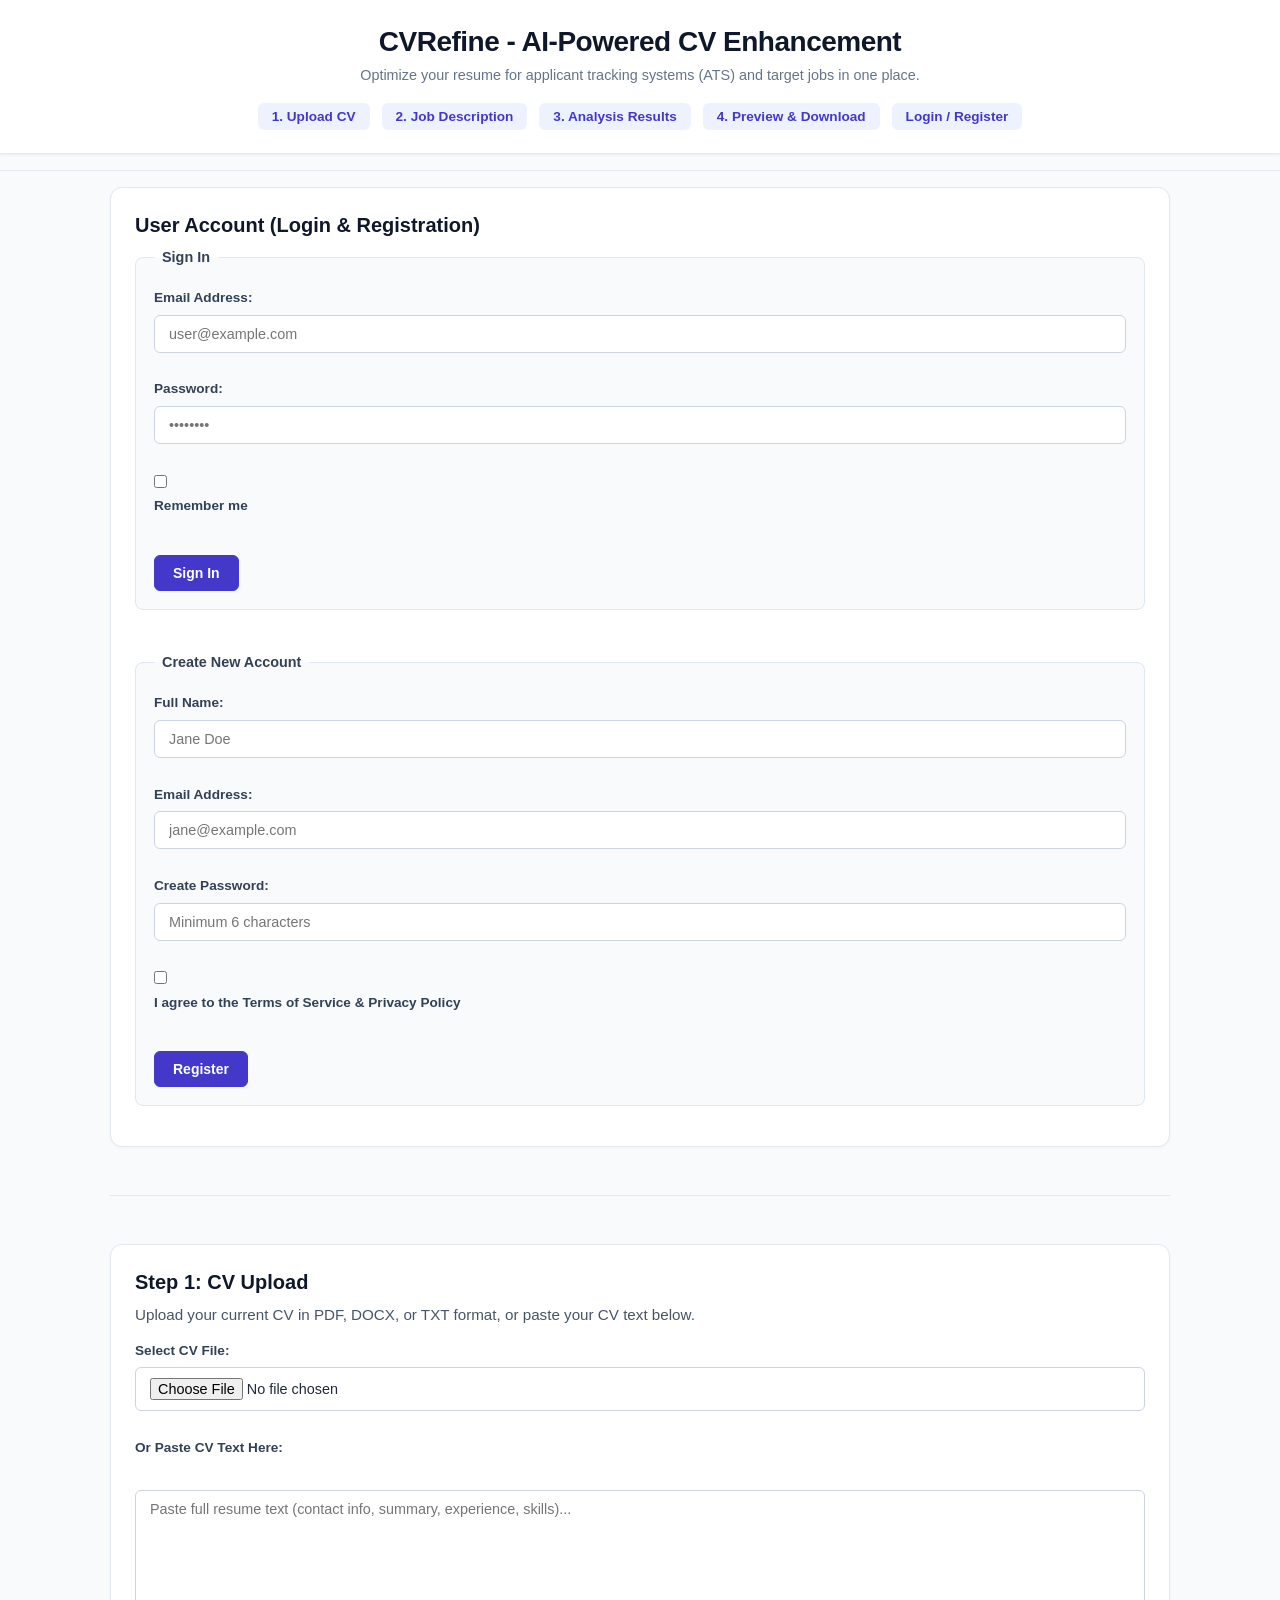
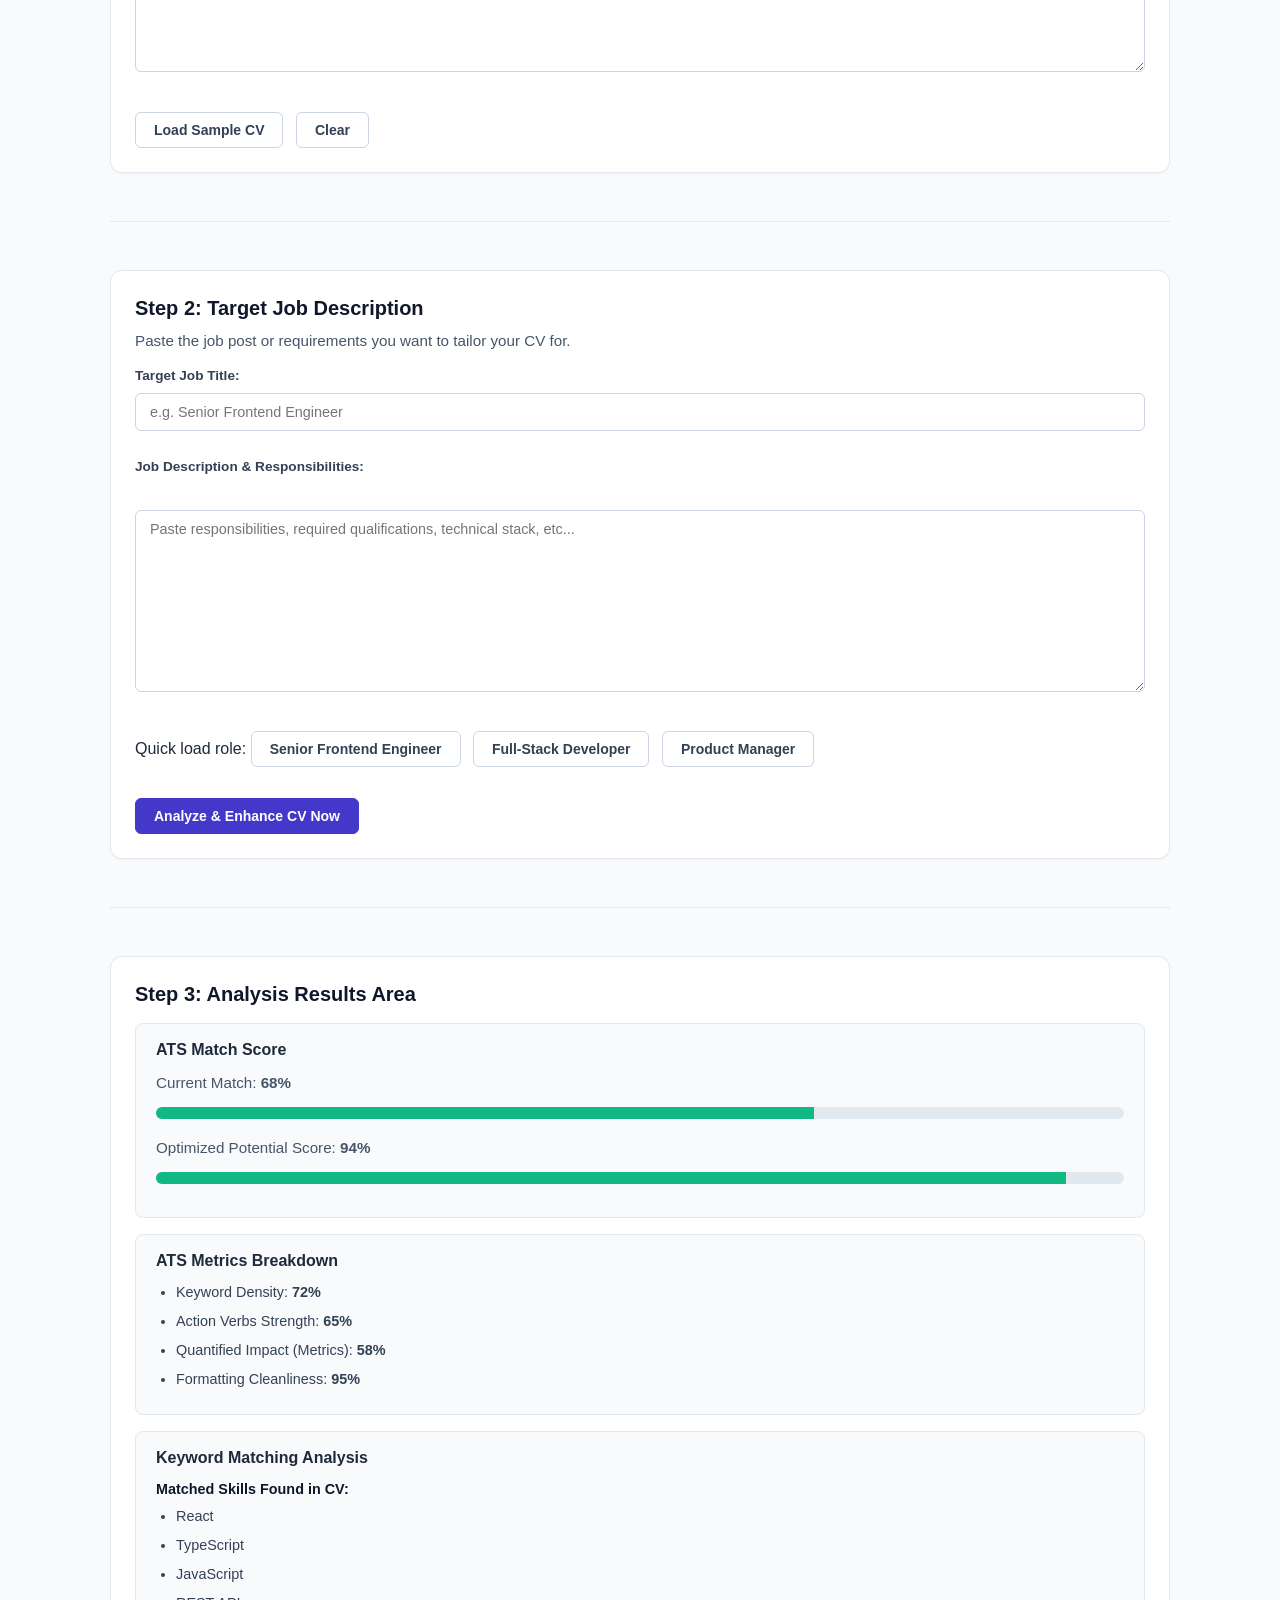
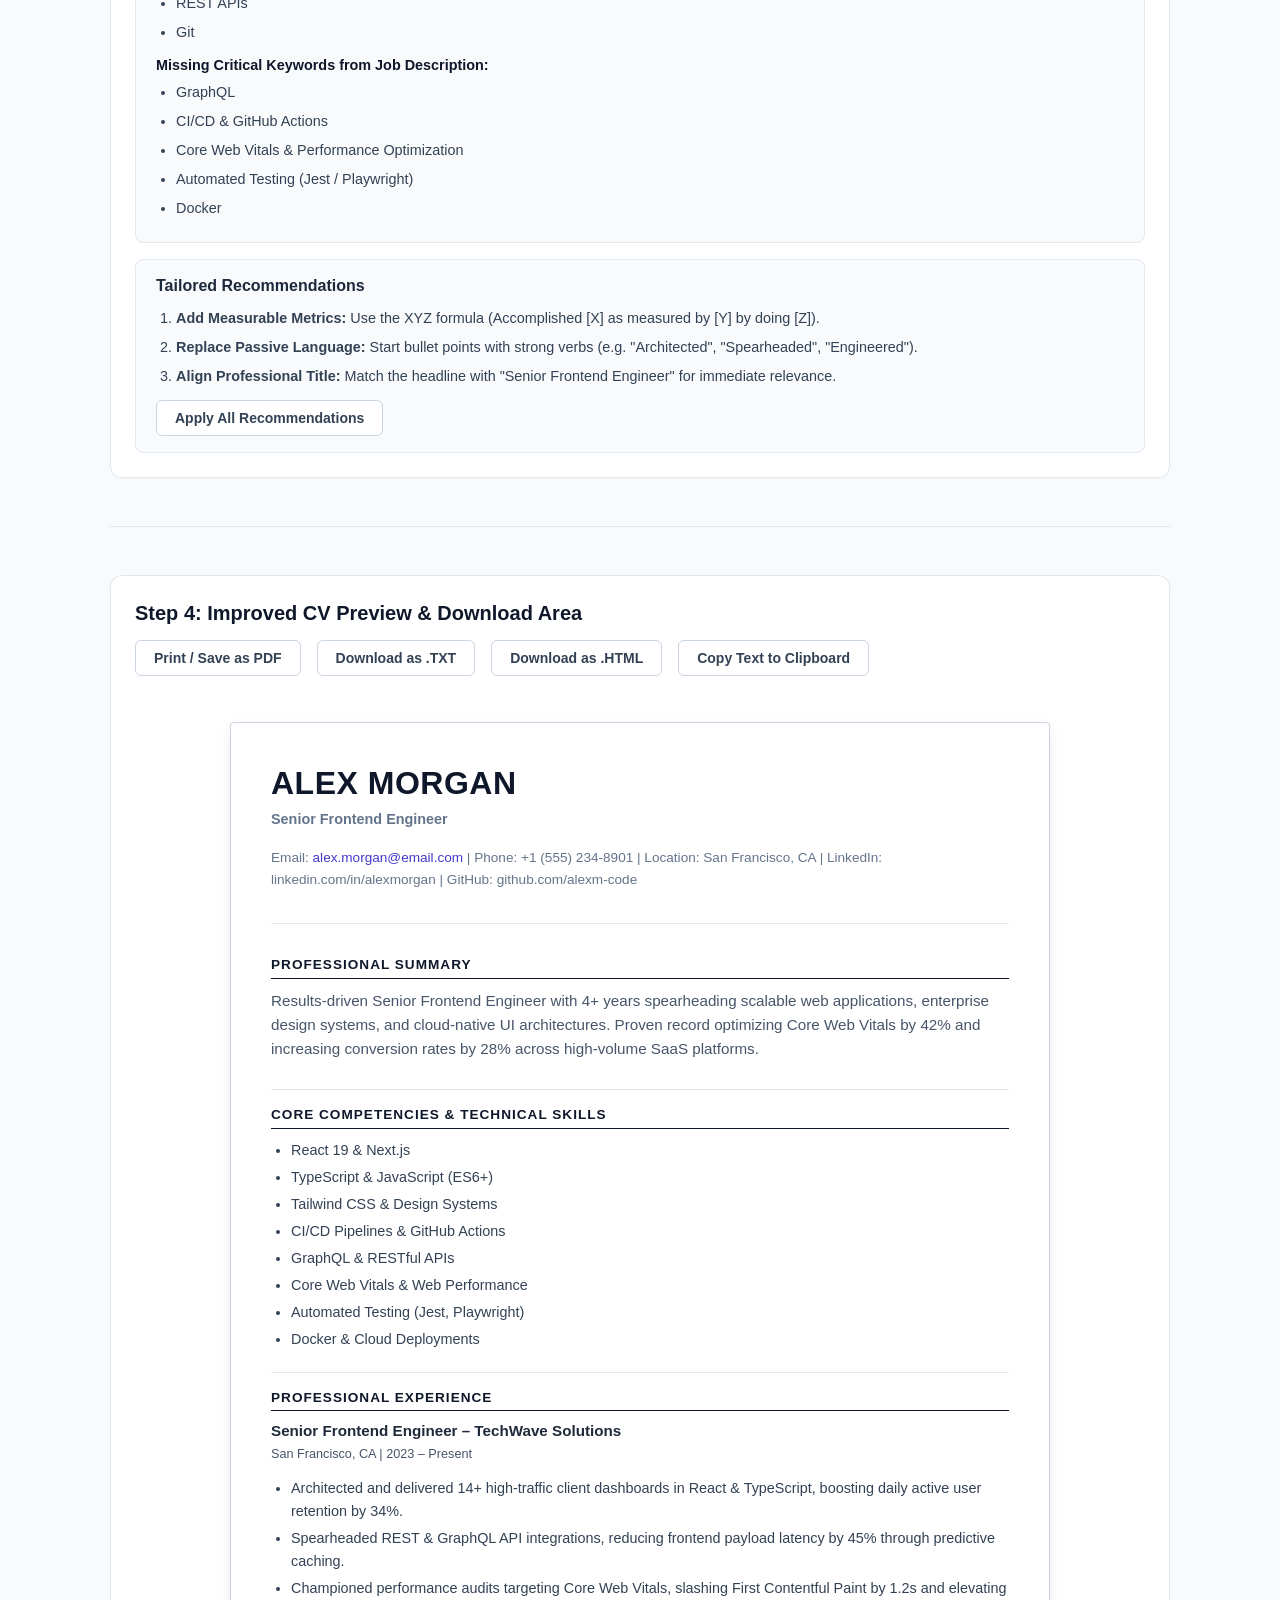
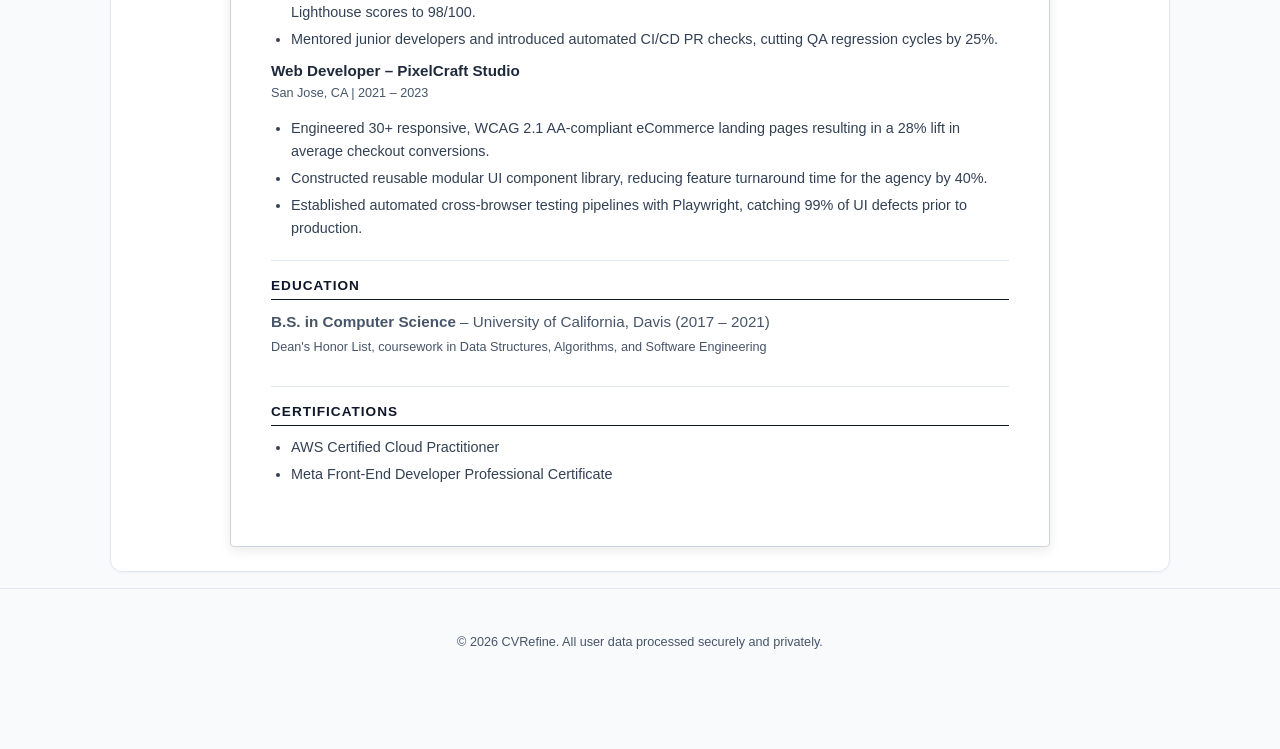
<file: Interface/index.html>
<!DOCTYPE html>
<html lang="en">
<head>
  <meta charset="UTF-8">
  <meta name="viewport" content="width=device-width, initial-scale=1.0">
  <title>AI-Powered CV Enhancement</title>
  <link rel="stylesheet" href="style.css">
</head>
<body>

  <!-- ================= HEADER & NAVIGATION ================= -->
  <header>
    <h1>CVRefine - AI-Powered CV Enhancement</h1>
    <p>Optimize your resume for applicant tracking systems (ATS) and target jobs in one place.</p>

    <nav>
      <ul>
        <li><a href="#upload-section">1. Upload CV</a></li>
        <li><a href="#job-section">2. Job Description</a></li>
        <li><a href="#analysis-section">3. Analysis Results</a></li>
        <li><a href="#preview-section">4. Preview & Download</a></li>
        <li><a href="#auth-section">Login / Register</a></li>
      </ul>
    </nav>
  </header>

  <hr>

  <main>

    <!-- ================= LOGIN & REGISTRATION SECTION ================= -->
    <section id="auth-section">
      <h2>User Account (Login & Registration)</h2>

      <!-- Sign In Form -->
      <fieldset>
        <legend>Sign In</legend>
        <form action="/login" method="post">
          <div>
            <label for="login-email">Email Address:</label>
            <input type="email" id="login-email" name="email" required placeholder="user@example.com">
          </div>
          <br>
          <div>
            <label for="login-password">Password:</label>
            <input type="password" id="login-password" name="password" required placeholder="••••••••">
          </div>
          <br>
          <div>
            <input type="checkbox" id="remember-me" name="remember">
            <label for="remember-me">Remember me</label>
          </div>
          <br>
          <button type="submit">Sign In</button>
        </form>
      </fieldset>

      <br>

      <!-- Register Form -->
      <fieldset>
        <legend>Create New Account</legend>
        <form action="/register" method="post">
          <div>
            <label for="register-name">Full Name:</label>
            <input type="text" id="register-name" name="name" required placeholder="Jane Doe">
          </div>
          <br>
          <div>
            <label for="register-email">Email Address:</label>
            <input type="email" id="register-email" name="email" required placeholder="jane@example.com">
          </div>
          <br>
          <div>
            <label for="register-password">Create Password:</label>
            <input type="password" id="register-password" name="password" required placeholder="Minimum 6 characters">
          </div>
          <br>
          <div>
            <input type="checkbox" id="agree-terms" name="terms" required>
            <label for="agree-terms">I agree to the Terms of Service & Privacy Policy</label>
          </div>
          <br>
          <button type="submit">Register</button>
        </form>
      </fieldset>
    </section>

    <hr>

    <!-- ================= STEP 1: CV UPLOAD SECTION ================= -->
    <section id="upload-section">
      <h2>Step 1: CV Upload</h2>
      <p>Upload your current CV in PDF, DOCX, or TXT format, or paste your CV text below.</p>

      <form action="/upload-cv" method="post" enctype="multipart/form-data">
        <div>
          <label for="cv-file">Select CV File:</label>
          <input type="file" id="cv-file" name="cv_file" accept=".pdf,.docx,.doc,.txt">
        </div>

        <br>

        <div>
          <label for="cv-raw-text">Or Paste CV Text Here:</label>
          <br>
          <textarea id="cv-raw-text" name="cv_raw_text" rows="10" cols="60" placeholder="Paste full resume text (contact info, summary, experience, skills)..."></textarea>
        </div>

        <br>

        <button type="button">Load Sample CV</button>
        <button type="reset">Clear</button>
      </form>
    </section>

    <hr>

    <!-- ================= STEP 2: TARGET JOB DESCRIPTION ================= -->
    <section id="job-section">
      <h2>Step 2: Target Job Description</h2>
      <p>Paste the job post or requirements you want to tailor your CV for.</p>

      <form action="/analyze" method="post">
        <div>
          <label for="job-title-input">Target Job Title:</label>
          <input type="text" id="job-title-input" name="job_title" placeholder="e.g. Senior Frontend Engineer">
        </div>

        <br>

        <div>
          <label for="job-description-text">Job Description & Responsibilities:</label>
          <br>
          <textarea id="job-description-text" name="job_description" rows="10" cols="60" placeholder="Paste responsibilities, required qualifications, technical stack, etc..."></textarea>
        </div>

        <br>

        <div>
          <span>Quick load role:</span>
          <button type="button">Senior Frontend Engineer</button>
          <button type="button">Full-Stack Developer</button>
          <button type="button">Product Manager</button>
        </div>

        <br>

        <!-- Main action trigger -->
        <button type="submit"><strong>Analyze & Enhance CV Now</strong></button>
      </form>
    </section>

    <hr>

    <!-- ================= STEP 3: ANALYSIS RESULTS AREA ================= -->
    <section id="analysis-section">
      <h2>Step 3: Analysis Results Area</h2>

      <!-- Score overview -->
      <article>
        <h3>ATS Match Score</h3>
        <p>Current Match: <strong>68%</strong></p>
        <progress value="68" max="100">68%</progress>

        <p>Optimized Potential Score: <strong>94%</strong></p>
        <progress value="94" max="100">94%</progress>
      </article>

      <!-- Checklist breakdown -->
      <article>
        <h3>ATS Metrics Breakdown</h3>
        <ul>
          <li>Keyword Density: <strong>72%</strong></li>
          <li>Action Verbs Strength: <strong>65%</strong></li>
          <li>Quantified Impact (Metrics): <strong>58%</strong></li>
          <li>Formatting Cleanliness: <strong>95%</strong></li>
        </ul>
      </article>

      <!-- Keyword analysis -->
      <article>
        <h3>Keyword Matching Analysis</h3>

        <h4>Matched Skills Found in CV:</h4>
        <ul>
          <li>React</li>
          <li>TypeScript</li>
          <li>JavaScript</li>
          <li>REST APIs</li>
          <li>Git</li>
        </ul>

        <h4>Missing Critical Keywords from Job Description:</h4>
        <ul>
          <li>GraphQL</li>
          <li>CI/CD & GitHub Actions</li>
          <li>Core Web Vitals & Performance Optimization</li>
          <li>Automated Testing (Jest / Playwright)</li>
          <li>Docker</li>
        </ul>
      </article>

      <!-- Suggestions -->
      <article>
        <h3>Tailored Recommendations</h3>
        <ol>
          <li>
            <strong>Add Measurable Metrics:</strong> Use the XYZ formula (Accomplished [X] as measured by [Y] by doing [Z]).
          </li>
          <li>
            <strong>Replace Passive Language:</strong> Start bullet points with strong verbs (e.g. "Architected", "Spearheaded", "Engineered").
          </li>
          <li>
            <strong>Align Professional Title:</strong> Match the headline with "Senior Frontend Engineer" for immediate relevance.
          </li>
        </ol>

        <button type="button">Apply All Recommendations</button>
      </article>
    </section>

    <hr>

    <!-- ================= STEP 4: IMPROVED CV PREVIEW & DOWNLOAD AREA ================= -->
    <section id="preview-section">
      <h2>Step 4: Improved CV Preview & Download Area</h2>

      <!-- Actions/Downloads -->
      <nav>
        <button type="button" onclick="window.print()">Print / Save as PDF</button>
        <button type="button">Download as .TXT</button>
        <button type="button">Download as .HTML</button>
        <button type="button">Copy Text to Clipboard</button>
      </nav>

      <br>

      <!-- CV Preview Document -->
      <article>
        <header>
          <h1>ALEX MORGAN</h1>
          <p><strong>Senior Frontend Engineer</strong></p>
          <address>
            Email: <a href="mailto:alex.morgan@email.com">alex.morgan@email.com</a> |
            Phone: +1 (555) 234-8901 |
            Location: San Francisco, CA |
            LinkedIn: linkedin.com/in/alexmorgan |
            GitHub: github.com/alexm-code
          </address>
        </header>

        <hr>

        <!-- Professional Summary -->
        <section>
          <h3>PROFESSIONAL SUMMARY</h3>
          <p>
            Results-driven Senior Frontend Engineer with 4+ years spearheading scalable web applications, enterprise design systems, and cloud-native UI architectures. Proven record optimizing Core Web Vitals by 42% and increasing conversion rates by 28% across high-volume SaaS platforms.
          </p>
        </section>

        <!-- Skills -->
        <section>
          <h3>CORE COMPETENCIES & TECHNICAL SKILLS</h3>
          <ul>
            <li>React 19 & Next.js</li>
            <li>TypeScript & JavaScript (ES6+)</li>
            <li>Tailwind CSS & Design Systems</li>
            <li>CI/CD Pipelines & GitHub Actions</li>
            <li>GraphQL & RESTful APIs</li>
            <li>Core Web Vitals & Web Performance</li>
            <li>Automated Testing (Jest, Playwright)</li>
            <li>Docker & Cloud Deployments</li>
          </ul>
        </section>

        <!-- Experience -->
        <section>
          <h3>PROFESSIONAL EXPERIENCE</h3>

          <article>
            <h4>Senior Frontend Engineer – TechWave Solutions</h4>
            <p><small>San Francisco, CA | 2023 – Present</small></p>
            <ul>
              <li>Architected and delivered 14+ high-traffic client dashboards in React & TypeScript, boosting daily active user retention by 34%.</li>
              <li>Spearheaded REST & GraphQL API integrations, reducing frontend payload latency by 45% through predictive caching.</li>
              <li>Championed performance audits targeting Core Web Vitals, slashing First Contentful Paint by 1.2s and elevating Lighthouse scores to 98/100.</li>
              <li>Mentored junior developers and introduced automated CI/CD PR checks, cutting QA regression cycles by 25%.</li>
            </ul>
          </article>

          <article>
            <h4>Web Developer – PixelCraft Studio</h4>
            <p><small>San Jose, CA | 2021 – 2023</small></p>
            <ul>
              <li>Engineered 30+ responsive, WCAG 2.1 AA-compliant eCommerce landing pages resulting in a 28% lift in average checkout conversions.</li>
              <li>Constructed reusable modular UI component library, reducing feature turnaround time for the agency by 40%.</li>
              <li>Established automated cross-browser testing pipelines with Playwright, catching 99% of UI defects prior to production.</li>
            </ul>
          </article>
        </section>

        <!-- Education -->
        <section>
          <h3>EDUCATION</h3>
          <p>
            <strong>B.S. in Computer Science</strong> – University of California, Davis (2017 – 2021)<br>
            <small>Dean's Honor List, coursework in Data Structures, Algorithms, and Software Engineering</small>
          </p>
        </section>

        <!-- Certifications -->
        <section>
          <h3>CERTIFICATIONS</h3>
          <ul>
            <li>AWS Certified Cloud Practitioner</li>
            <li>Meta Front-End Developer Professional Certificate</li>
          </ul>
        </section>
      </article>
    </section>

  </main>

  <hr>

  <!-- ================= FOOTER ================= -->
  <footer>
    <p><small>&copy; 2026 CVRefine. All user data processed securely and privately.</small></p>
  </footer>

</body>
</html>
</file>
<file: Interface/style.css>
/* ==========================================================================
   1. RESET & BASE STYLES
   ========================================================================== */
*, *::before, *::after {
  box-sizing: border-box;
  margin: 0;
  padding: 0;
}

body {
  font-family: -apple-system, BlinkMacSystemFont, "Segoe UI", Roboto, Helvetica, Arial, sans-serif;
  line-height: 1.6;
  color: #1e293b;
  background-color: #f8fafc;
  padding-bottom: 60px;
}

main {
  max-width: 1100px;
  margin: 0 auto;
  padding: 0 20px;
  display: flex;
  flex-direction: column;
  gap: 32px;
}

hr {
  border: none;
  border-top: 1px solid #e2e8f0;
  margin: 16px 0;
}

h1, h2, h3, h4 {
  color: #0f172a;
  font-weight: 700;
  line-height: 1.3;
}

h2 {
  font-size: 1.25rem;
  margin-bottom: 8px;
  display: flex;
  align-items: center;
  gap: 8px;
}

p {
  color: #475569;
  font-size: 0.95rem;
  margin-bottom: 12px;
}

/* ==========================================================================
   2. HEADER & NAVIGATION
   ========================================================================== */
header {
  background-color: #ffffff;
  border-bottom: 1px solid #e2e8f0;
  padding: 24px 20px;
  text-align: center;
  position: sticky;
  top: 0;
  z-index: 100;
  box-shadow: 0 1px 3px rgba(0, 0, 0, 0.05);
}

header h1 {
  font-size: 1.75rem;
  color: #0f172a;
  letter-spacing: -0.5px;
}

header p {
  color: #64748b;
  font-size: 0.9rem;
  margin-top: 4px;
  margin-bottom: 16px;
}

nav ul {
  list-style: none;
  display: flex;
  flex-wrap: wrap;
  justify-content: center;
  gap: 12px;
}

nav ul li a {
  text-decoration: none;
  font-size: 0.85rem;
  font-weight: 600;
  color: #4338ca;
  background-color: #eef2ff;
  padding: 6px 14px;
  border-radius: 6px;
  transition: all 0.2s ease;
}

nav ul li a:hover {
  background-color: #4338ca;
  color: #ffffff;
}

/* ==========================================================================
   3. SECTIONS & CARDS
   ========================================================================== */
section {
  background-color: #ffffff;
  border: 1px solid #e2e8f0;
  border-radius: 12px;
  padding: 24px;
  box-shadow: 0 1px 3px rgba(0, 0, 0, 0.04);
}

/* Forms, Inputs, Buttons */
fieldset {
  border: 1px solid #e2e8f0;
  border-radius: 8px;
  padding: 18px;
  background-color: #f8fafc;
  margin-bottom: 16px;
}

legend {
  font-weight: 600;
  font-size: 0.9rem;
  padding: 0 8px;
  color: #334155;
}

label {
  display: block;
  font-size: 0.85rem;
  font-weight: 600;
  color: #334155;
  margin-bottom: 6px;
}

input[type="text"],
input[type="email"],
input[type="password"],
input[type="file"],
textarea {
  width: 100%;
  padding: 10px 14px;
  font-size: 0.9rem;
  font-family: inherit;
  color: #1e293b;
  background-color: #ffffff;
  border: 1px solid #cbd5e1;
  border-radius: 6px;
  transition: border-color 0.2s, box-shadow 0.2s;
}

input:focus,
textarea:focus {
  outline: none;
  border-color: #6366f1;
  box-shadow: 0 0 0 3px rgba(99, 102, 241, 0.15);
}

textarea {
  resize: vertical;
  min-height: 120px;
}

input[type="checkbox"] {
  accent-color: #4338ca;
  margin-right: 6px;
}

/* Buttons */
button {
  display: inline-flex;
  align-items: center;
  justify-content: center;
  font-family: inherit;
  font-size: 0.875rem;
  font-weight: 600;
  padding: 9px 18px;
  border-radius: 6px;
  border: 1px solid #cbd5e1;
  background-color: #ffffff;
  color: #334155;
  cursor: pointer;
  transition: all 0.2s ease;
  margin-right: 8px;
  margin-top: 6px;
}

button:hover {
  background-color: #f1f5f9;
  border-color: #94a3b8;
}

button[type="submit"] {
  background-color: #4338ca;
  color: #ffffff;
  border-color: #4338ca;
}

button[type="submit"]:hover {
  background-color: #3730a3;
  border-color: #3730a3;
}

/* ==========================================================================
   4. ANALYSIS RESULTS SECTION (#analysis-section)
   ========================================================================== */
#analysis-section article {
  background-color: #f8fafc;
  border: 1px solid #e2e8f0;
  border-radius: 8px;
  padding: 16px 20px;
  margin-top: 16px;
}

#analysis-section h3 {
  font-size: 1rem;
  margin-bottom: 10px;
  color: #1e293b;
}

#analysis-section h4 {
  font-size: 0.9rem;
  margin-top: 12px;
  margin-bottom: 6px;
}

progress {
  width: 100%;
  height: 12px;
  border-radius: 6px;
  overflow: hidden;
  margin-bottom: 12px;
  border: none;
  background-color: #e2e8f0;
}

progress::-webkit-progress-bar {
  background-color: #e2e8f0;
}

progress::-webkit-progress-value {
  background-color: #10b981;
}

progress::-moz-progress-bar {
  background-color: #10b981;
}

#analysis-section ul,
#analysis-section ol {
  padding-left: 20px;
  font-size: 0.9rem;
  color: #334155;
}

#analysis-section li {
  margin-bottom: 6px;
}

/* ==========================================================================
   5. IMPROVED CV PREVIEW SECTION (#preview-section)
   ========================================================================== */
#preview-section nav {
  display: flex;
  flex-wrap: wrap;
  gap: 8px;
  margin-bottom: 20px;
}

/* Resume Paper Sheet Layout */
#preview-section > article {
  background-color: #ffffff;
  border: 1px solid #cbd5e1;
  border-radius: 4px;
  padding: 40px;
  margin: 0 auto;
  max-width: 820px;
  box-shadow: 0 4px 12px rgba(0, 0, 0, 0.08);
}

#preview-section header {
  position: static;
  background: transparent;
  border: none;
  box-shadow: none;
  padding: 0 0 16px 0;
  text-align: left;
}

#preview-section header h1 {
  font-size: 2rem;
  letter-spacing: 0.5px;
  color: #0f172a;
}

#preview-section address {
  font-style: normal;
  font-size: 0.85rem;
  color: #64748b;
  margin-top: 8px;
  line-height: 1.6;
}

#preview-section address a {
  color: #4338ca;
  text-decoration: none;
}

#preview-section section {
  background: transparent;
  border: none;
  box-shadow: none;
  padding: 16px 0;
  border-bottom: 1px solid #e2e8f0;
  border-radius: 0;
}

#preview-section section:last-of-type {
  border-bottom: none;
}

#preview-section section h3 {
  font-size: 0.85rem;
  text-transform: uppercase;
  letter-spacing: 1px;
  color: #0f172a;
  border-bottom: 1.5px solid #0f172a;
  padding-bottom: 4px;
  margin-bottom: 10px;
}

#preview-section section h4 {
  font-size: 0.95rem;
  color: #1e293b;
  margin-top: 10px;
}

#preview-section section ul {
  padding-left: 20px;
  margin-top: 8px;
  font-size: 0.9rem;
  color: #334155;
}

#preview-section section li {
  margin-bottom: 4px;
}

/* ==========================================================================
   6. FOOTER
   ========================================================================== */
footer {
  text-align: center;
  padding: 24px;
  color: #94a3b8;
  font-size: 0.85rem;
}

/* ==========================================================================
   7. PRINT STYLESHEET (Clean resume export to PDF/Print)
   ========================================================================== */
@media print {
  body {
    background: #ffffff !important;
    padding: 0 !important;
  }

  /* Hide everything except the resume preview paper */
  header,
  nav,
  hr,
  footer,
  #auth-section,
  #upload-section,
  #job-section,
  #analysis-section,
  #preview-section > h2,
  #preview-section > nav {
    display: none !important;
  }

  main {
    max-width: 100% !important;
    padding: 0 !important;
  }

  #preview-section {
    border: none !important;
    box-shadow: none !important;
    padding: 0 !important;
  }

  #preview-section > article {
    border: none !important;
    box-shadow: none !important;
    padding: 0 !important;
    width: 100% !important;
    max-width: 100% !important;
  }
}
</file>
